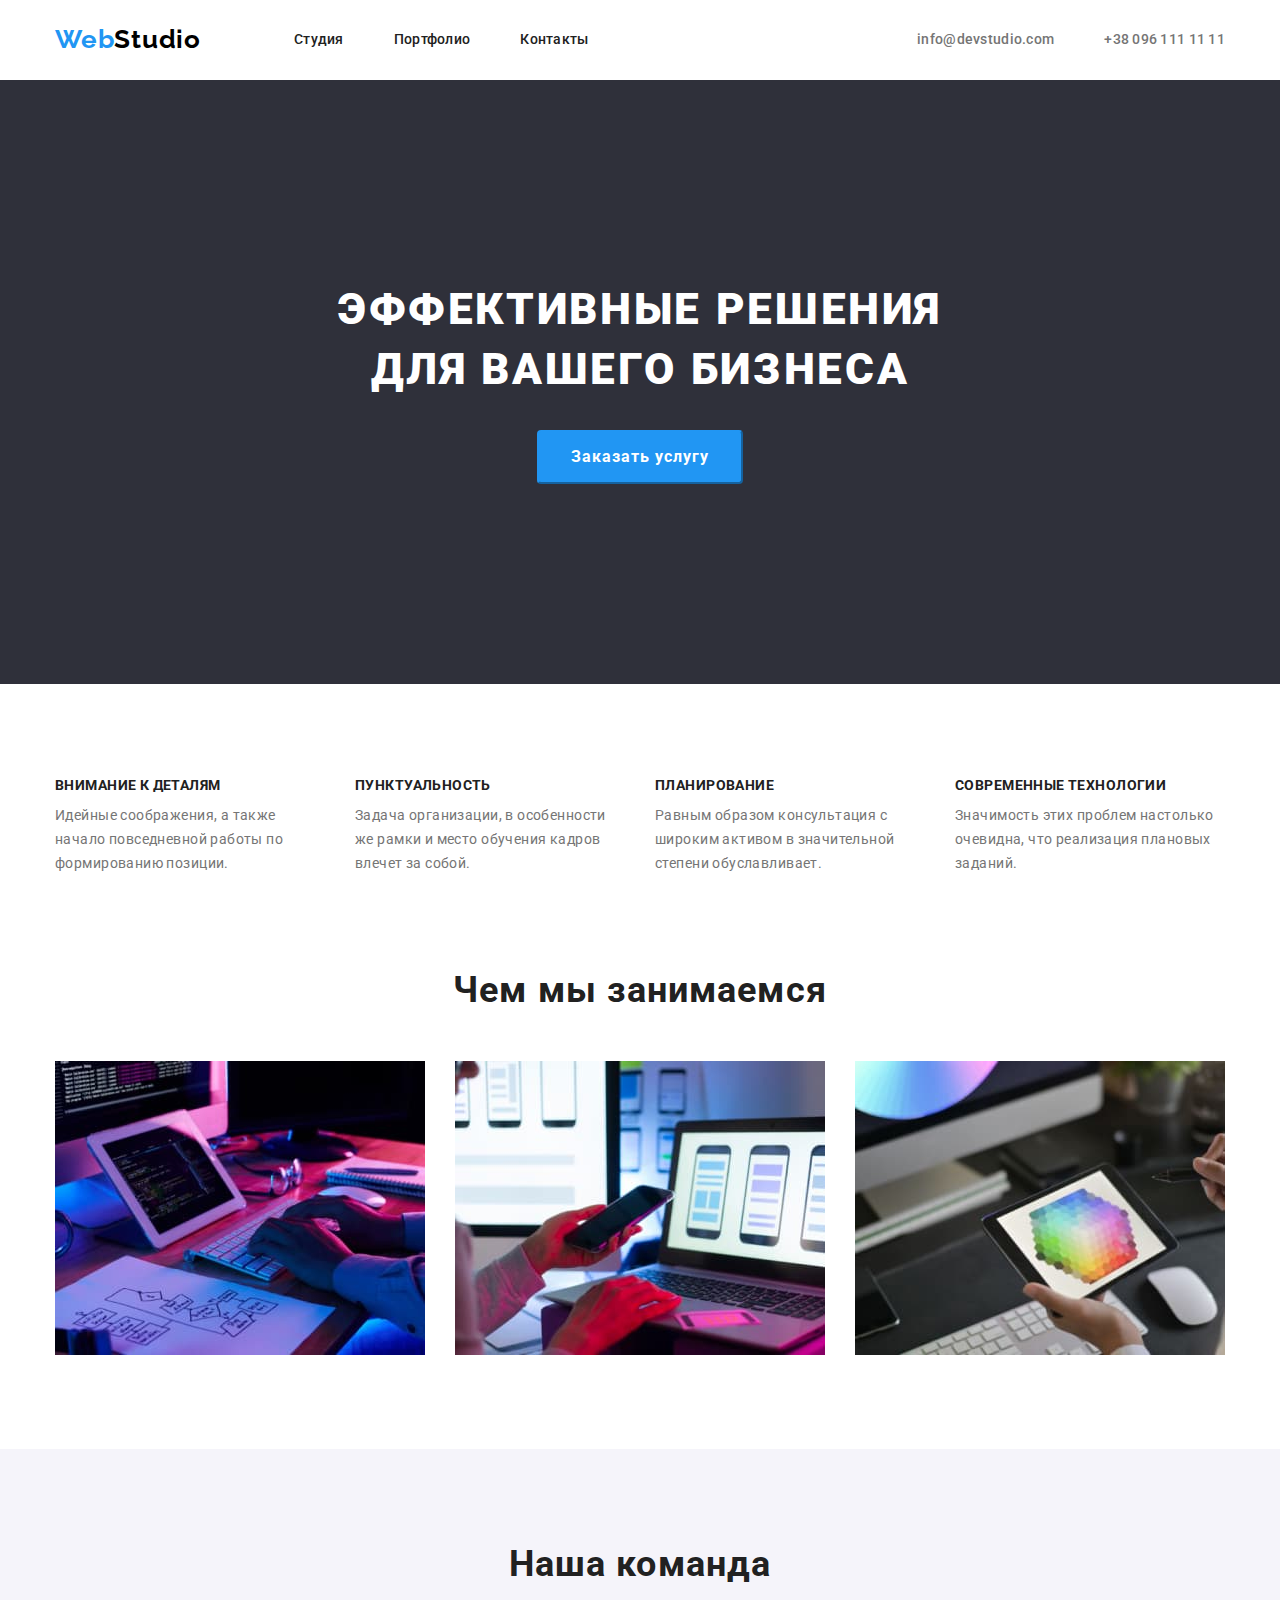
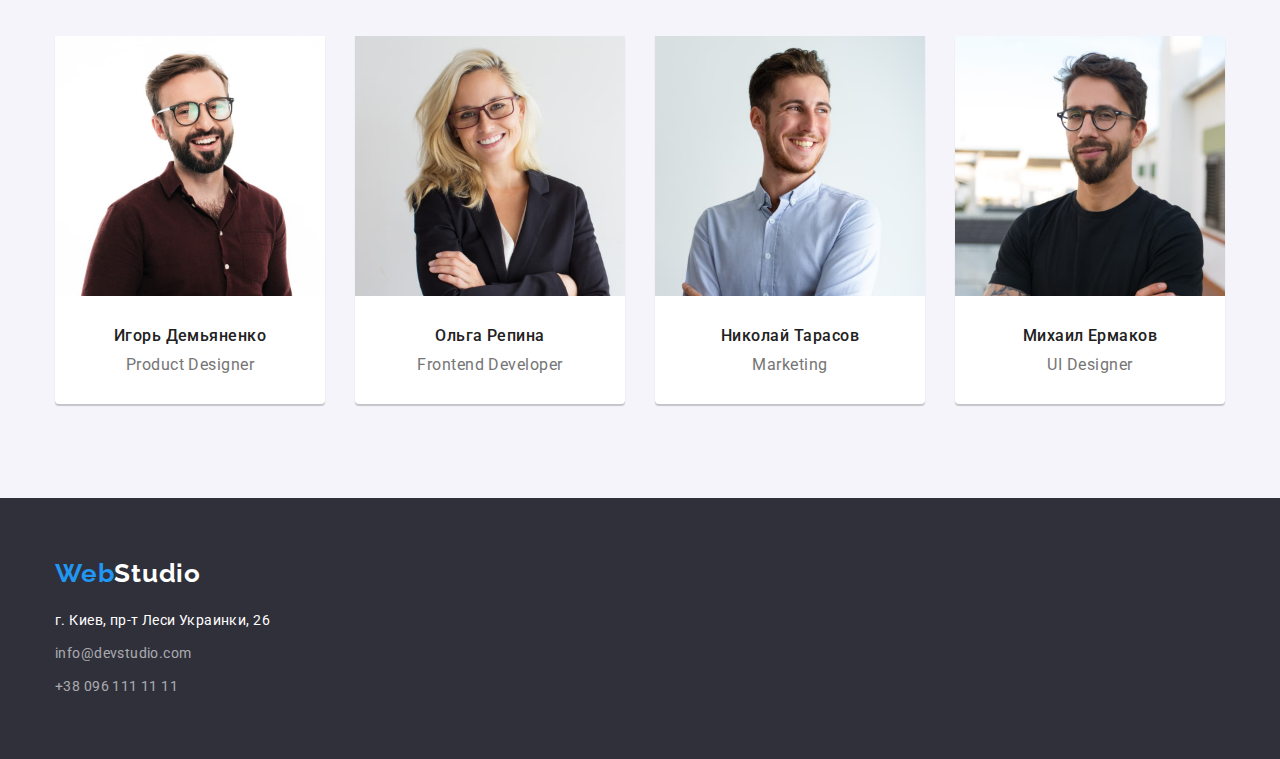
<file: index.html>
<!DOCTYPE html>
<html lang="ru">
  <head>
    <title>WebStudio</title>
      <meta http-equiv="X-UA-Compatible" content="IE=Edge">
      <meta charset="utf-8">
    <link rel="preconnect" href="https://fonts.gstatic.com">
    <link href="https://fonts.googleapis.com/css2?family=Raleway:wght@700&family=Roboto:wght@400;500;700;900&display=swap" rel="stylesheet">
    <link rel="stylesheet" href="https://cdnjs.cloudflare.com/ajax/libs/modern-normalize/1.0.0/modern-normalize.min.css">
    <link rel= "stylesheet" href="./css/styles.css" />
</head>
  <body>
<!--Хедер-->     
    <header>
        <div class="container-header container"> 
        <nav class="site-nav">
        <a href="index.html" class=logo>Web<span class="span-black">Studio</span></a>
            <ul class="site-nav list">
                <li class="item"><a href="" class=link>Студия</a></li> 
                <li class="item"><a href="./portfolio.html" class=link>Портфолио</a></li>
                <li class="item"><a href="" class=link>Контакты</a></li> 
            </ul>
        </nav>
            <ul class="auth-nav list">
              <li class="item"><a href="mailto:info@devstudio.com" class=link>info@devstudio.com</a> </li> 
              <li class="item"><a href="tel:+380961111111" class=link>+38 096 111 11 11</a> </li>
            </ul> 
        </div> 
    </header>
    <main>
<!--Герой-->  
    <section class="section-hero">
        <div class="container-hero container">
            <h1 class="hero-title">ЭФФЕКТИВНЫЕ РЕШЕНИЯ ДЛЯ ВАШЕГО БИЗНЕСА</h1>  
            <button type=button class="button-primery">Заказать услугу</button>
        </div>
    </section>
<!--Преимущества-->  
        <section class="section">
            <div class="container-feature container">
            <ul class="list-feature">
                <li class="feature">
                    <h3 class="feature-title">ВНИМАНИЕ К ДЕТАЛЯМ</h3>
                    <p class="feature-text">Идейные соображения, а также начало повседневной работы по формированию позиции.</p>
                </li>
                <li class="feature">
                    <h3 class="feature-title">ПУНКТУАЛЬНОСТЬ</h3>
                    <p class="feature-text">Задача организации, в особенности же рамки и место обучения кадров влечет за собой.</p>
                </li> 
                <li class="feature">
                    <h3 class="feature-title">ПЛАНИРОВАНИЕ</h3>
                    <p class="feature-text">Равным образом консультация с широким активом в значительной степени обуславливает.</p>
                </li>  
                <li class="feature">
                    <h3 class="feature-title">СОВРЕМЕННЫЕ ТЕХНОЛОГИИ</h3>
                    <p class="feature-text">Значимость этих проблем настолько очевидна, что реализация плановых заданий.</p>
                </li>        
            </ul> 
        </div> 
        </section> 
 <!--Чем занимаемся-->     
       <section class="section-work section">
        <div class="container-work container">
        <h2>Чем мы занимаемся</h2>
        <ul class="list-work">
            <li class="work"><img src="./images/box1.jpg" alt="создание сайта" width="370"/></li> 
            <li class="work"><img src="./images/box2.jpg" alt="адаптация под мобильные устройства" width="370"/></li> 
            <li class="work"><img src="./images/box3.jpg" alt="дизайн" width="370"/></li> 
        </ul>
    </div>
    </section>
 <!--Команда-->  
 <section class="section-team section">
    <div class="container-team container">
            <h2>Наша команда</h2> 
            <ul class="list-team">
                <li class="team"> 
                    <img src="./images/img.jpg" alt="Игорь Демьяненко" width="270"/>
                <div class="card">
                    <h3 class="team-title">Игорь Демьяненко</h3>
                    <p class="team-text">Product Designer</p> 
                </div>
                </li>
                <li class="team">
                    <img src="./images/img1.jpg" alt="Ольга Репина" width="270"/>
                <div class="card">
                    <h3 class="team-title">Ольга Репина</h3>
                    <p class="team-text">Frontend Developer</p> 
                </div>
                </li>
                <li class="team"> 
                    <img src="./images/img2.jpg" alt="Николай Тарасов" width="270"/>
                <div class="card">
                    <h3 class="team-title">Николай Тарасов</h3>
                    <p class="team-text">Marketing</p>  
                </div>
                </li> 
                <li class="team">
                    <img src="./images/img3.jpg" alt="Михаил Ермаков" width="270"/>
                <div class="card">
                    <h3 class="team-title">Михаил Ермаков</h3>
                    <p class="team-text">UI Designer</p>  
                </div>
                </li> 
            </ul> 
        </div> 
        </section>
    </main>
 <!--Футер-->  
    <footer class="footer-section">
        <div class="footer container">
        <a href="index.html" class=logo>Web<span class="span-white">Studio</span></a>
        <address>
            <ul class="address">
                <li><a href="" class=address>г. Киев, пр-т Леси Украинки, 26</a></li>  
                <li class="address-list"><a href="mailto:info@devstudio.com" class=address-communication>info@devstudio.com</a></li>   
                <li class="address-list"><a href="tel:+380961111111" class=address-communication>+38 096 111 11 11</a></li>        
            </ul>
        </address>
    </div>
    </footer>
 </body>
</html>
</file>
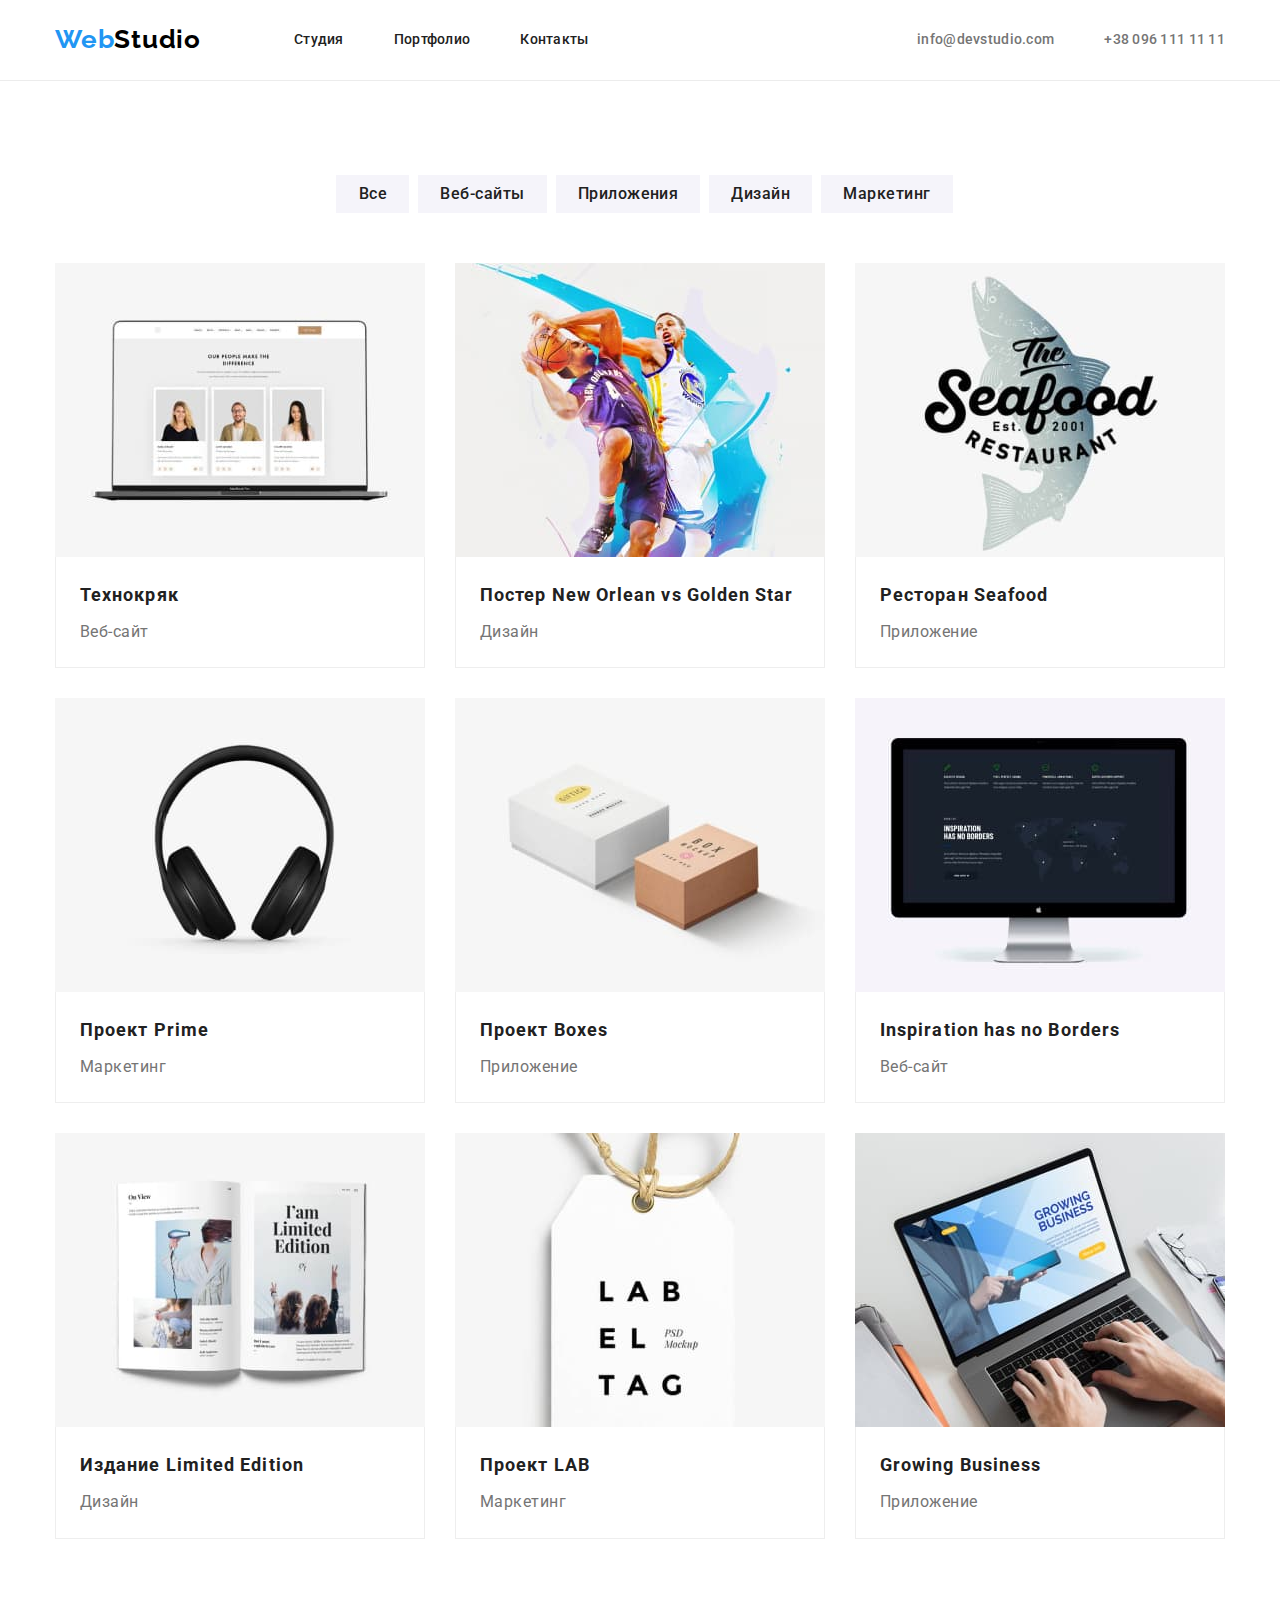
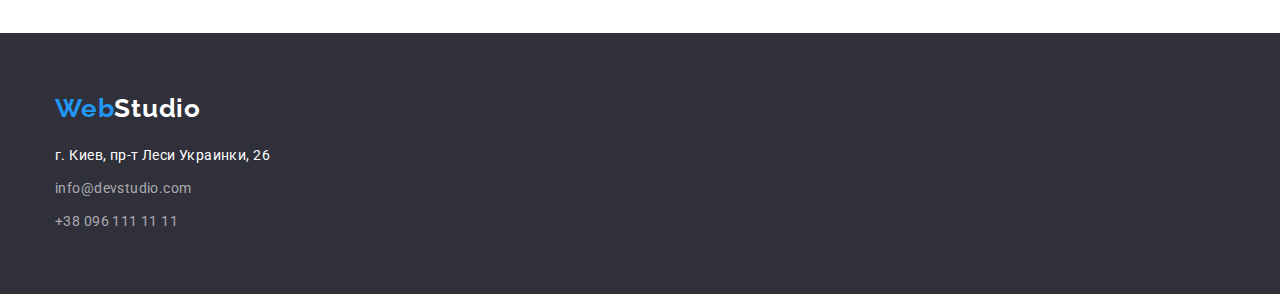
<file: portfolio.html>
<!DOCTYPE html>
<html lang="ru">
  <head>
    <title>Портфолио</title>
      <meta http-equiv="X-UA-Compatible" content="IE=Edge">
      <meta charset="utf-8">
      <link rel="preconnect" href="https://fonts.gstatic.com">
    <link href="https://fonts.googleapis.com/css2?family=Raleway:wght@700&family=Roboto:wght@400;500;700;900&display=swap" rel="stylesheet">
    <link rel="stylesheet" href="https://cdnjs.cloudflare.com/ajax/libs/modern-normalize/1.0.0/modern-normalize.min.css">  
    <link rel= "stylesheet" href="./css/styles.css" />
</head>
  <body>
 <!--Хедер-->  
      <!--<h1>Страница портфолио</h1>-->  
    <header class="header">
        <div class="container-header container"> 
            <nav class="site-nav">
            <a href="index.html" class=logo>Web<span class="span-black">Studio</span></a>
                <ul class="site-nav list">
                    <li class="item"><a href="index.html" class=link>Студия</a></li> 
                    <li class="item"><a href="./portfolio.html" class=link>Портфолио</a></li>
                    <li class="item"><a href="" class=link>Контакты</a></li> 
                </ul>
            </nav>
                <ul class="auth-nav list">
                  <li class="item"><a href="mailto:info@devstudio.com" class=link>info@devstudio.com</a> </li> 
                  <li class="item"><a href="tel:+380961111111" class=link>+38 096 111 11 11</a> </li>
                </ul> 
            </div> 
        </header>
        <main>
 <!--Портфолио-->  
        <section class="section">
        <div class="container-portfolio container">
            <!--<h2>Портфолио</h2>--> 
            <ul class="button-list">
                <li class="button-item"><button type=button class="button">Все</button></li>
                <li class="button-item"><button type=button class="button">Веб-сайты</button></li>
                <li class="button-item"><button type=button class="button">Приложения</button></li>
                <li class="button-item"><button type=button class="button">Дизайн</button></li>
                <li class="button-item"><button type=button class="button">Маркетинг</button></li>
            </ul>
            <ul class="portfolio-list">
                <li class="portfolio-item">
                    <img src="./images/img4.jpg" alt="технокряк" width="370"/>
                <div class="portfolio-card">
                    <h3 class="portfolio-title">Технокряк</h3>
                    <p class="portfolio">Веб-сайт</p>  
                </div>
                </li>
                <li class="portfolio-item">
                    <img src="./images/img5.jpg" alt="Постер New Orlean vs Golden Star" width="370"/>
                <div class="portfolio-card">    
                    <h3 class="portfolio-title">Постер New Orlean vs Golden Star</h3>
                    <p class="portfolio">Дизайн</p>  
                </div>
                </li>
                <li class="portfolio-item">
                    <img src="./images/img6.jpg" alt="Ресторан Seafood" width="370"/>
                <div class="portfolio-card"> 
                    <h3 class="portfolio-title">Ресторан Seafood</h3>
                    <p class="portfolio">Приложение</p> 
                </div> 
                </li> 
                <li class="portfolio-item">
                    <img src="./images/img7.jpg" alt="Проект Prime" width="370"/>
                <div class="portfolio-card"> 
                    <h3 class="portfolio-title">Проект Prime</h3>
                    <p class="portfolio">Маркетинг</p> 
                </div> 
                </li>
                <li class="portfolio-item">
                    <img src="./images/img8.jpg" alt="Проект Boxes" width="370"/>
                <div class="portfolio-card"> 
                    <h3 class="portfolio-title">Проект Boxes</h3>
                    <p class="portfolio">Приложение</p>
                </div>   
                </li>
                <li class="portfolio-item">
                    <img src="./images/img9.jpg" alt="Inspiration has no Borders" width="370"/>
                <div class="portfolio-card">
                    <h3 class="portfolio-title">Inspiration has no Borders</h3>
                    <p class="portfolio">Веб-сайт</p>  
                </div> 
                </li>
                <li class="portfolio-item">
                    <img src="./images/img10.jpg" alt="Издание Limited Edition" width="370"/>
                <div class="portfolio-card">
                    <h3 class="portfolio-title">Издание Limited Edition</h3>
                    <p class="portfolio">Дизайн</p>  
                </div>
                </li> 
                <li class="portfolio-item">
                    <img src="./images/img11.jpg" alt="Проект LAB" width="370"/>
                <div class="portfolio-card">
                    <h3 class="portfolio-title">Проект LAB</h3>
                    <p class="portfolio">Маркетинг</p> 
                </div> 
                </li> 
                <li class="portfolio-item">
                    <img src="./images/img12.jpg" alt="Проект LAB" width="370"/>
                <div class="portfolio-card">
                    <h3 class="portfolio-title">Growing Business</h3>
                    <p class="portfolio">Приложение</p>  
                </div>
                </li>    
            </ul> 
        </div>
        </section>
    </main>
 <!--Футер-->  
        <footer class="footer-section">
            <div class="footer container">
            <a href="index.html" class=logo>Web<span class="span-white">Studio</span></a>
            <address>
                <ul class="address">
                    <li><a href="" class=address>г. Киев, пр-т Леси Украинки, 26</a></li>  
                    <li class="address-list"><a href="mailto:info@devstudio.com" class=address-communication>info@devstudio.com</a></li>   
                    <li class="address-list"><a href="tel:+380961111111" class=address-communication>+38 096 111 11 11</a></li>        
                </ul>
            </address>
        </div>
        </footer> 
     </body>
    </html>
</file>
<file: css/styles.css>
:root {
    --primery-text-color: #757575;  
    --title-text-color: #212121; 
    --hero-title-text-color: #FFFFFF; 
    --accent-color: #2196F3;
    --primery-background-color: #FFFFFF; 
    --secondary-background-color: #2F303A;
}

body {
    background-color: var(--primery-background-color);
    color: var(--primery-text-color);
    font-family: 'Roboto', sans-serif;
    font-weight: 400;
    font-size: 14px;
    line-height: 1.7;
    letter-spacing: 0.03em;
    font-display: swap;
}

/* section */

.section {
   padding-top: 94px;
   padding-bottom: 94px;
}

/* class container */

.container {
     margin-left: auto;
     margin-right: auto;
     width: 1200px;
     padding-left: 15px;
     padding-right: 15px;
}

/* class container-header */

.header {
    border-bottom: 1px solid rgba(236, 236, 236, 1);
}

.container-header {
    display: flex;
    align-items: center;
    margin-top: 0;
    margin-bottom: 0;
    border: none;
}

/* list style*/

a {
    text-decoration: none;
  }

ul {
    list-style: none;

    margin: 0;
    padding: 0;
}

img {
    display: block;
    max-width: 100%;
}

/* logo */

.logo {
    color: var(--accent-color);
    font-family: 'Raleway', sans-serif;
    font-style: normal;
    font-weight: 700;
    font-size: 26px;
    line-height: 1.19;
    letter-spacing: 0.03em;

    margin-top: 24px;
    margin-bottom: 24px;
    margin-right: 93px;
} 

.span-black {
    color: #000000;
}
.span-white {
    color: #FFFFFF
}

 /* site nav */  

 .site-nav {
    display: flex;
}

.site-nav .item:not(:last-child) {
    margin-right: 50px;
}

.site-nav .link {
    color: var(--title-text-color);
    font-weight: 500;
    font-size: 14px;
    line-height: 1.14;
    letter-spacing: 0.02em;

    display: block;
    padding-top: 32px;
    padding-bottom: 32px;
    padding-left: 0;
}

.site-nav .link:hover,
.site-nav .link:focus {
    color: var(--accent-color);
}

/* auth nav */

.auth-nav {
    display: flex;
    margin-left: auto;
}

.auth-nav .item + .item {
    margin-left: 50px;
}

.auth-nav .link {
    color: var(--primery-text-color);
    font-weight: 500;
    font-size: 14px;
    line-height: 1.14;
    letter-spacing: 0.02em;

    display: block;
    padding-top: 32px;
    padding-bottom: 32px;
}
.auth-nav .link:hover,
.auth-nav .link:focus {
    color: var(--accent-color);
}

/* hero */

.section-hero {
    background-color: var(--secondary-background-color);
    padding-top: 200px;
    padding-bottom: 200px;
}

.container-hero {
    text-align: center;
    margin-top: 0;
    margin-bottom: 0;
}

.hero-title {
    color: var(--hero-title-text-color);
    font-weight: 900;
    font-size: 44px;
    line-height: 1.36;
    letter-spacing: 0.06em;

    margin-top: 0;
    margin-bottom: 0;
    padding-bottom: 0;
    padding-left: 237px;
    padding-right: 237px;
}

/* section-feature */

.feature {
    width: 270px;
}

.list-feature {
    display: flex;
    flex-wrap: wrap;
    flex-basis: calc(100% / 4 - 30px);
}

.feature:not(:last-child) {
    margin-right: 30px;
}

h2 {
    color: var(--title-text-color);
    font-weight: 700;
    font-size: 36px;
    line-height: 1.17;
    letter-spacing: 0.03em;

    margin-top: 0;
    margin-bottom: 0;
}

.feature-title {
    color: var(--title-text-color);
    font-weight: 700;
    font-size: 14px;
    line-height: 1.14;
    letter-spacing: 0.03em;
    
    margin-top: 0;
    margin-bottom: 0;
}

.feature-text {
    margin-top: 10px;
    margin-bottom: 0;
} 

/* section-work */

.section-work {
    padding-top: 0px;
} 

.container-work {
    text-align: center;
    padding-top: 0;
}

.list-work {
    display: flex;
    flex-wrap: wrap;
    margin-right: -30px;
    margin-top: 50px;
    padding: 0;
}

.work {
    flex-basis: calc(100% / 3 - 30px);
    margin-right: 30px;
} 

/* section-team */

.section-team {
    background-color: #F5F4FA;
} 

.card {
    padding-top: 30px;
    padding-bottom: 30px;
} 

.container-team {
    text-align: center;
} 

.list-team {
    display: flex;
    flex-wrap: wrap;
    margin-top: 50px;
    margin-right: -30px;
} 

.team {
    flex-basis: calc(100% / 4 - 30px);
    margin-right: 30px;
    border-radius: 0px 0px 4px 4px;
    box-shadow: 0px 1px 3px rgba(0, 0, 0, 0.12);
    box-shadow: 0px 1px 1px rgba(0, 0, 0, 0.14);
    box-shadow: 0px 2px 1px rgba(0, 0, 0, 0.2);
    background-color: var(--primery-background-color);
}  

.team-title {
    color: var(--title-text-color);
    font-weight: 500;
    font-size: 16px;
    line-height: 1.19;
    letter-spacing: 0.03em;

    margin-top: 0;
    margin-bottom: 10px;
}

.team-text {
    font-size: 16px;
    line-height: 1.19;
    letter-spacing: 0.03em;

    margin: 0;
}

/* section-portfolio */

.portfolio-title {
    color: var(--title-text-color);
    font-weight: 700;
    font-size: 18px;
    line-height: 2;
    letter-spacing: 0.06em;

    margin-top: 0;
    margin-bottom: 4px;
}

.portfolio {
    font-size: 16px;
    line-height: 1.9;
    letter-spacing: 0.03em;

    margin: 0;
}

.portfolio-list {
    display: flex;
    flex-wrap: wrap;
    margin-right: -30px;
    margin-bottom: -30px;
}

.portfolio-item {
    flex-basis: calc(100% / 3 - 30px);
    margin-right: 30px;
    margin-bottom: 30px;
}

.portfolio-card {
    padding-left: 24px;
    padding-top: 20px;
    padding-bottom: 20px;
    border: 1px solid #EEEEEE;
    border-top: none; 
}

/* button */

.button-primery {
    color: #FFFFFF; 
    background-color: var(--accent-color);
    cursor: pointer;
    font-weight: 700;
    font-family: 'Roboto', sans-serif;
    font-size: 16px;
    line-height: 1.9;
    letter-spacing: 0.06em;

    border-radius: 4px;
    padding: 10px 32px;
    min-width: 200px;
    margin-top: 30px;
    border-color: var(--accent-color);
}   

.button {
    color: var(--title-text-color);
    cursor: pointer; 
    font-weight: 500;
    font-family: 'Roboto', sans-serif;
    font-size: 16px;
    line-height: 1.6;  
    letter-spacing: 0.03em;
    background-color: rgba(245, 244, 250, 1);

    border-style: none;
    padding: 6px 22px;
    min-width: 73px;
}
.button:hover,
.button:focus {
    background-color: var(--accent-color);
}

.button-list {
    display: flex;
    margin-right: -9px;
    margin-bottom: 50px;
    justify-content: center;
}

.button-item:not(:last-child) {
    margin-right: 9px;
}

.button-item {
    border-radius: 4px;
}

/* footer contacts */

.footer-section {
    padding-top: 60px;
    padding-bottom: 60px;
    background-color: var(--secondary-background-color);
}

address {
    font-style: normal;
}
.address {
    color: #FFFFFF;
    font-family: 'Roboto', sans-serif;
    font-weight: 400;
    font-size: 14px;
    line-height: 1.7;
    letter-spacing: 0.03em;

    margin-top: 20px;
}
.address-communication {
    color: rgba(255, 255, 255, 0.6);
}

.address-list  {
    margin-top: 9px;
}
</file>
